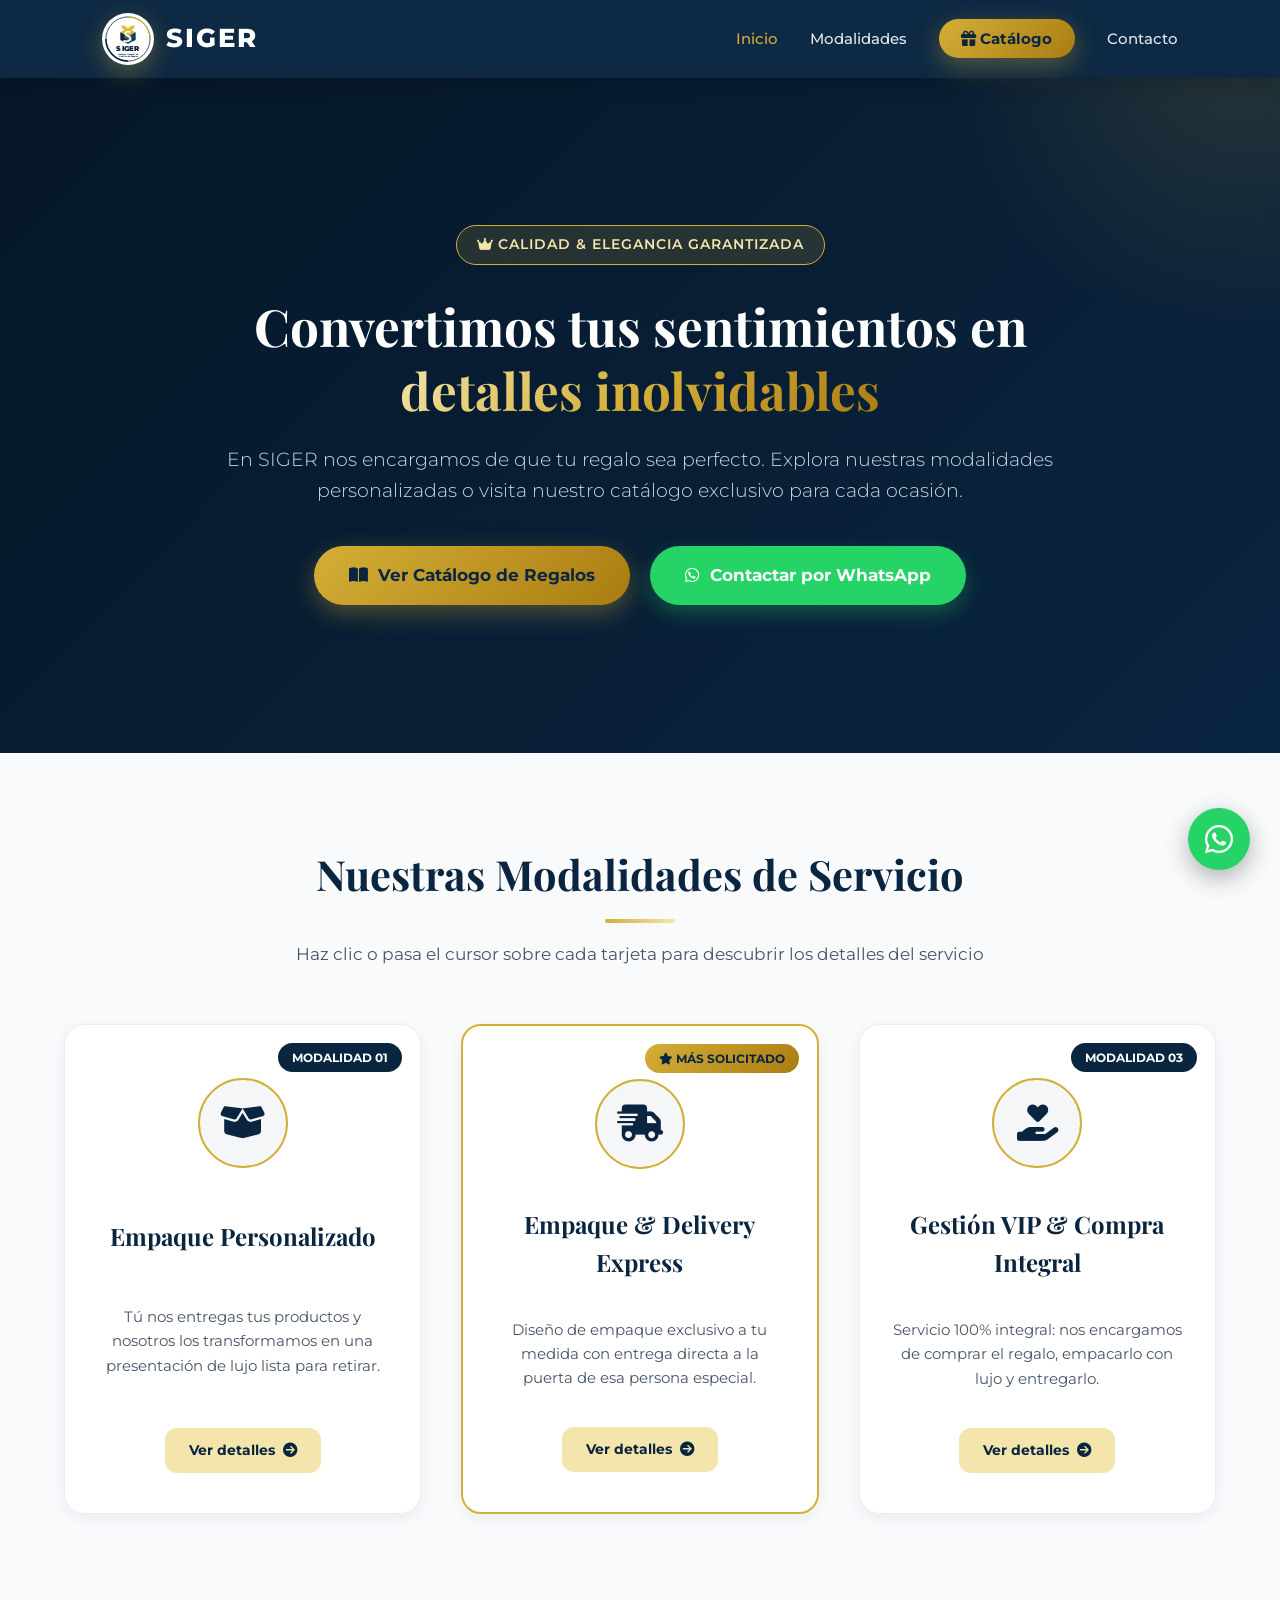
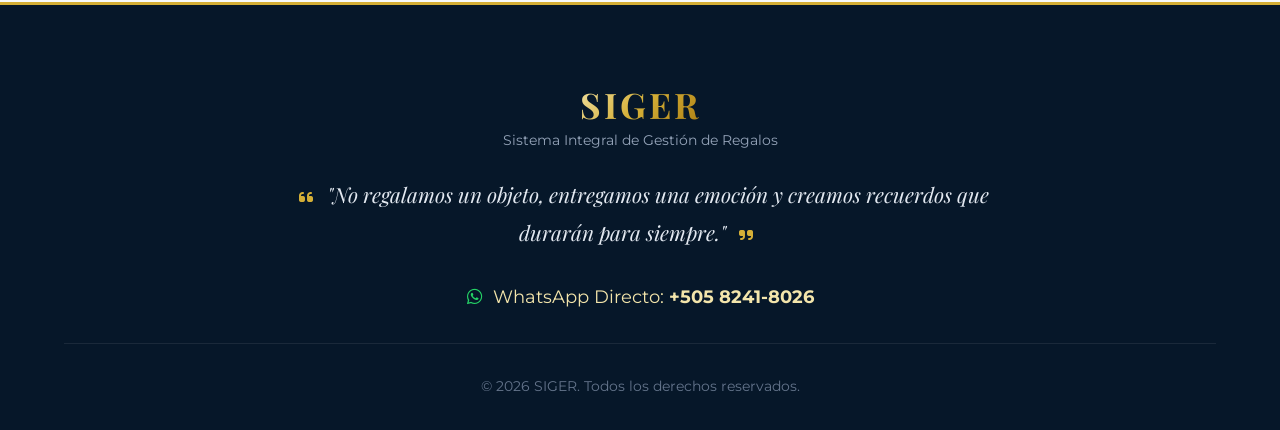
<file: index.html>
<!DOCTYPE html>
<html lang="es">
<head>
  <meta charset="UTF-8">
  <meta name="viewport" content="width=device-width, initial-scale=1.0">
  <title>SIGER | Sistema Integral de Gestión de Regalos</title>
  <link rel="stylesheet" href="style.css">
  <!-- Fuentes Google Fonts -->
  <link rel="preconnect" href="https://fonts.googleapis.com">
  <link rel="preconnect" href="https://fonts.gstatic.com" crossorigin>
  <link href="https://fonts.googleapis.com/css2?family=Montserrat:wght@400;500;600;700;800&family=Playfair+Display:ital,wght@0,600;0,700;1,400&display=swap" rel="stylesheet">
  <!-- Iconos FontAwesome -->
  <link rel="stylesheet" href="https://cdnjs.cloudflare.com/ajax/libs/font-awesome/6.4.0/css/all.min.css">
</head>
<body>

  <!-- Encabezado / Navegación -->
  <header class="navbar">
    <a href="index.html" class="logo-link">
      <div class="logo">
        <div class="logo-img-wrapper">
          <svg class="brand-logo-svg" viewBox="0 0 500 500" xmlns="http://www.w3.org/2000/svg">
            <circle cx="250" cy="250" r="230" fill="#ffffff" stroke="#0A2540" stroke-width="8"/>
            <path d="M 250,20 A 230,230 0 0 1 480,250" fill="none" stroke="#D4AF37" stroke-width="12"/>
            <path d="M 250,480 A 230,230 0 0 1 20,250" fill="none" stroke="#0A2540" stroke-width="16"/>
            <!-- Caja de Regalo -->
            <path d="M 250 140 L 330 180 L 250 220 L 170 180 Z" fill="#D4AF37"/>
            <path d="M 170 180 L 250 220 L 250 300 L 170 260 Z" fill="#0A2540"/>
            <path d="M 250 220 L 330 180 L 330 260 L 250 300 Z" fill="#0D3B66"/>
            <path d="M 210 160 L 290 200 L 290 280 L 210 240 Z" fill="#F4D06F" opacity="0.3"/>
            <!-- Lazos -->
            <path d="M 250 140 C 210 90, 150 110, 200 150 C 230 170, 250 140, 250 140 Z" fill="#E6C229"/>
            <path d="M 250 140 C 290 90, 350 110, 300 150 C 270 170, 250 140, 250 140 Z" fill="#E6C229"/>
            <!-- S Stylized -->
            <path d="M 270 175 C 220 165, 200 200, 250 220 C 300 240, 270 285, 210 270" fill="none" stroke="#ffffff" stroke-width="18" stroke-linecap="round"/>
            <!-- Texto SIGER -->
            <text x="250" y="380" font-family="'Montserrat', sans-serif" font-weight="900" font-size="78" fill="#0A2540" text-anchor="middle" letter-spacing="3">SIGER</text>
            <text x="250" y="415" font-family="'Montserrat', sans-serif" font-weight="700" font-size="22" fill="#0A2540" text-anchor="middle">Sistema Integral de</text>
            <text x="250" y="442" font-family="'Montserrat', sans-serif" font-weight="700" font-size="22" fill="#0A2540" text-anchor="middle">Gestión de Regalos</text>
          </svg>
        </div>
        <span class="brand-title">SIGER</span>
      </div>
    </a>
    <nav>
      <ul class="nav-links">
        <li><a href="#inicio" class="active">Inicio</a></li>
        <li><a href="#modalidades">Modalidades</a></li>
        <li><a href="catalogo.html" class="nav-catalog-btn"><i class="fa-solid fa-gift"></i> Catálogo</a></li>
        <li><a href="#contacto">Contacto</a></li>
      </ul>
    </nav>
  </header>

  <!-- Sección Hero -->
  <section id="inicio" class="hero">
    <div class="hero-overlay"></div>
    <div class="hero-content">
      <span class="badge"><i class="fa-solid fa-crown"></i> Calidad & Elegancia Garantizada</span>
      <h1>Convertimos tus sentimientos en <span class="gold-gradient-text">detalles inolvidables</span></h1>
      <p>En SIGER nos encargamos de que tu regalo sea perfecto. Explora nuestras modalidades personalizadas o visita nuestro catálogo exclusivo para cada ocasión.</p>
      
      <div class="hero-buttons">
        <a href="catalogo.html" class="btn-catalog">
          <i class="fa-solid fa-book-open"></i> Ver Catálogo de Regalos
        </a>
        <a href="https://wa.me/50582418026?text=Hola,%20me%20gustaría%20información%20sobre%20sus%20modalidades%20de%20regalos" class="btn-whatsapp" target="_blank">
          <i class="fa-brands fa-whatsapp"></i> Contactar por WhatsApp
        </a>
      </div>
    </div>
  </section>

  <!-- Sección de Modalidades de Servicio -->
  <section id="modalidades" class="section container">
    <div class="section-title">
      <h2>Nuestras Modalidades de Servicio</h2>
      <div class="title-gold-line"></div>
      <p>Haz clic o pasa el cursor sobre cada tarjeta para descubrir los detalles del servicio</p>
    </div>

    <div class="cards-grid">

      <!-- TARJETA MODALIDAD 1 -->
      <div class="flip-card" tabindex="0">
        <div class="flip-card-inner">
          <!-- Frente -->
          <div class="flip-card-front">
            <div class="product-badge">Modalidad 01</div>
            <div class="icon-wrapper">
              <i class="fa-solid fa-box-open"></i>
            </div>
            <h3>Empaque Personalizado</h3>
            <p class="short-desc">Tú nos entregas tus productos y nosotros los transformamos en una presentación de lujo lista para retirar.</p>
            <div class="btn-flip-trigger">
              Ver detalles <i class="fa-solid fa-circle-arrow-right"></i>
            </div>
          </div>
          <!-- Reverso -->
          <div class="flip-card-back bg-modalidad-1">
            <div class="back-overlay"></div>
            <div class="back-content">
              <h3>Empaque Personalizado</h3>
              <p class="full-desc">
                En esta modalidad, el cliente proporciona los productos que desea regalar y selecciona el tipo de caja y la temática de su preferencia. Nos encargamos de diseñar, preparar y decorar el empaque con el sello de elegancia SIGER. Una vez listo, el cliente retira su regalo listo para entregar.
              </p>
              <a href="https://wa.me/50582418026?text=Hola,%20me%20interesa%20la%20Modalidad%201:%20Empaque%20personalizado" target="_blank" class="btn-primary-small">
                <i class="fa-brands fa-whatsapp"></i> Pedir por WhatsApp
              </a>
            </div>
          </div>
        </div>
      </div>

      <!-- TARJETA MODALIDAD 2 -->
      <div class="flip-card" tabindex="0">
        <div class="flip-card-inner">
          <!-- Frente -->
          <div class="flip-card-front highlight">
            <div class="product-badge popular"><i class="fa-solid fa-star"></i> Más Solicitado</div>
            <div class="icon-wrapper">
              <i class="fa-solid fa-truck-fast"></i>
            </div>
            <h3>Empaque & Delivery Express</h3>
            <p class="short-desc">Diseño de empaque exclusivo a tu medida con entrega directa a la puerta de esa persona especial.</p>
            <div class="btn-flip-trigger">
              Ver detalles <i class="fa-solid fa-circle-arrow-right"></i>
            </div>
          </div>
          <!-- Reverso -->
          <div class="flip-card-back bg-modalidad-2">
            <div class="back-overlay"></div>
            <div class="back-content">
              <h3>Empaque & Delivery</h3>
              <p class="full-desc">
                Incluye el servicio de empaque personalizado y la entrega especial. El cliente proporciona los productos, escoge temática y estilo, y nos brinda los datos del destinatario. Preparamos la sorpresa y la llevamos directamente con la mejor presentación.
              </p>
              <a href="https://wa.me/50582418026?text=Hola,%20me%20interesa%20la%20Modalidad%202:%20Empaque%20personalizado%20y%20delivery" target="_blank" class="btn-primary-small">
                <i class="fa-brands fa-whatsapp"></i> Pedir por WhatsApp
              </a>
            </div>
          </div>
        </div>
      </div>

      <!-- TARJETA MODALIDAD 3 -->
      <div class="flip-card" tabindex="0">
        <div class="flip-card-inner">
          <!-- Frente -->
          <div class="flip-card-front">
            <div class="product-badge">Modalidad 03</div>
            <div class="icon-wrapper">
              <i class="fa-solid fa-hand-holding-heart"></i>
            </div>
            <h3>Gestión VIP & Compra Integral</h3>
            <p class="short-desc">Servicio 100% integral: nos encargamos de comprar el regalo, empacarlo con lujo y entregarlo.</p>
            <div class="btn-flip-trigger">
              Ver detalles <i class="fa-solid fa-circle-arrow-right"></i>
            </div>
          </div>
          <!-- Reverso -->
          <div class="flip-card-back bg-modalidad-3">
            <div class="back-overlay"></div>
            <div class="back-content">
              <h3>Servicio Integral SIGER</h3>
              <p class="full-desc">
                Solución completa 'llave en mano'. Eliges la idea o presupuesto, temática y gustos de quien recibe. Nos encargamos de comprar los obsequios, diseñar el empaque de lujo y realizar la entrega puntual. ¡Tú solo disfrutas del agradecimiento!
              </p>
              <a href="https://wa.me/50582418026?text=Hola,%20me%20interesa%20la%20Modalidad%203:%20Gestión%20de%20compra,%20empaque%20y%20delivery" target="_blank" class="btn-primary-small">
                <i class="fa-brands fa-whatsapp"></i> Pedir por WhatsApp
              </a>
            </div>
          </div>
        </div>
      </div>

    </div>
  </section>

  <!-- Botón Flotante de WhatsApp -->
  <a href="https://wa.me/50582418026?text=Hola,%20quisiera%20consultar%20sobre%20sus%20servicios%20de%20regalos%20personalizados" class="whatsapp-float" target="_blank" aria-label="Contacto WhatsApp">
    <i class="fa-brands fa-whatsapp"></i>
    <span class="tooltip">¡Chatea con nosotros!</span>
  </a>

  <!-- Pie de página -->
  <footer class="footer" id="contacto">
    <div class="container footer-content">
      <div class="footer-logo">
        <span class="gold-gradient-text font-serif">SIGER</span>
        <p class="sub-logo-text">Sistema Integral de Gestión de Regalos</p>
      </div>
      <blockquote class="client-quote">
        <i class="fa-solid fa-quote-left"></i>
        "No regalamos un objeto, entregamos una emoción y creamos recuerdos que durarán para siempre."
        <i class="fa-solid fa-quote-right"></i>
      </blockquote>
      <div class="contact-info-footer">
        <p><i class="fa-brands fa-whatsapp"></i> WhatsApp Directo: <strong>+505 8241-8026</strong></p>
      </div>
      <div class="footer-bottom">
        <p>&copy; 2026 SIGER. Todos los derechos reservados.</p>
      </div>
    </div>
  </footer>

</body>
</html>
</file>
<file: style.css>
/* ==========================================
   PALETA SIGER: AZUL MARINO Y DORADO DE LUJO
   ========================================== */
:root {
  --primary-navy: #0A2540;
  --primary-dark: #061729;
  --accent-gold: #D4AF37;
  --accent-gold-light: #F3E5AB;
  --accent-gold-hover: #b59127;
  --bg-light: #F8FAFC;
  --surface-white: #FFFFFF;
  --text-dark: #0F172A;
  --text-muted: #475569;
  --whatsapp-color: #25D366;
  --whatsapp-hover: #1DA851;
  --shadow-sm: 0 4px 15px rgba(10, 37, 64, 0.06);
  --shadow-lg: 0 16px 35px rgba(10, 37, 64, 0.18);
  --shadow-gold: 0 8px 25px rgba(212, 175, 55, 0.35);
  --radius-sm: 12px;
  --radius-lg: 20px;
  --transition: all 0.35s cubic-bezier(0.25, 0.8, 0.25, 1);
}

* {
  margin: 0;
  padding: 0;
  box-sizing: border-box;
  scroll-behavior: smooth;
}

body {
  font-family: 'Montserrat', sans-serif;
  background-color: var(--bg-light);
  color: var(--text-dark);
  line-height: 1.6;
}

h1, h2, h3, .font-serif {
  font-family: 'Playfair Display', serif;
}

.container {
  width: 90%;
  max-width: 1200px;
  margin: 0 auto;
}

/* ==========================================
   TEXTO Y DETALLES EN DORADO
   ========================================== */
.gold-gradient-text {
  background: linear-gradient(135deg, #F3E5AB 0%, #D4AF37 50%, #AA7C11 100%);
  -webkit-background-clip: text;
  -webkit-text-fill-color: transparent;
  background-clip: text;
  color: transparent;
  display: inline-block;
  font-weight: 700;
}

.title-gold-line {
  width: 70px;
  height: 4px;
  background: linear-gradient(90deg, var(--accent-gold), var(--accent-gold-light));
  margin: 12px auto 18px auto;
  border-radius: 10px;
}

/* ==========================================
   NAVEGACIÓN & LOGOTIPO SVG
   ========================================== */
.navbar {
  display: flex;
  justify-content: space-between;
  align-items: center;
  padding: 0.8rem 8%;
  background: rgba(10, 37, 64, 0.98);
  backdrop-filter: blur(12px);
  position: sticky;
  top: 0;
  z-index: 1000;
  box-shadow: 0 4px 20px rgba(0, 0, 0, 0.2);
}

.logo-link {
  text-decoration: none;
}

.logo {
  display: flex;
  align-items: center;
  gap: 12px;
}

.logo-img-wrapper {
  width: 52px;
  height: 52px;
  background: #ffffff;
  border-radius: 50%;
  padding: 2px;
  box-shadow: var(--shadow-gold);
  display: flex;
  align-items: center;
  justify-content: center;
}

.brand-logo-svg {
  width: 100%;
  height: 100%;
  border-radius: 50%;
}

.brand-title {
  font-family: 'Montserrat', sans-serif;
  font-size: 1.6rem;
  font-weight: 800;
  letter-spacing: 2px;
  color: var(--surface-white);
}

.nav-links {
  display: flex;
  align-items: center;
  list-style: none;
  gap: 2rem;
}

.nav-links a {
  text-decoration: none;
  color: #E2E8F0;
  font-weight: 500;
  font-size: 0.95rem;
  transition: var(--transition);
}

.nav-links a:hover,
.nav-links a.active {
  color: var(--accent-gold);
}

.nav-catalog-btn {
  background: linear-gradient(135deg, #D4AF37 0%, #AA7C11 100%);
  color: #0A2540 !important;
  font-weight: 700 !important;
  padding: 0.6rem 1.4rem;
  border-radius: 50px;
  box-shadow: var(--shadow-gold);
}

.nav-catalog-btn:hover {
  transform: translateY(-2px);
  box-shadow: 0 10px 25px rgba(212, 175, 55, 0.5);
}

/* ==========================================
   HERO SECTION
   ========================================== */
.hero {
  position: relative;
  min-height: 75vh;
  display: flex;
  align-items: center;
  justify-content: center;
  text-align: center;
  background: linear-gradient(135deg, var(--primary-dark) 0%, var(--primary-navy) 100%);
  color: white;
  padding: 5rem 1rem;
  overflow: hidden;
}

.hero::before {
  content: '';
  position: absolute;
  top: -50%;
  right: -20%;
  width: 600px;
  height: 600px;
  background: radial-gradient(circle, rgba(212, 175, 55, 0.15) 0%, rgba(0,0,0,0) 70%);
  border-radius: 50%;
}

.hero-content {
  position: relative;
  z-index: 2;
  max-width: 850px;
}

.badge {
  display: inline-block;
  background: rgba(212, 175, 55, 0.15);
  border: 1px solid var(--accent-gold);
  color: var(--accent-gold-light);
  padding: 8px 20px;
  border-radius: 50px;
  font-size: 0.85rem;
  font-weight: 600;
  letter-spacing: 1px;
  text-transform: uppercase;
  margin-bottom: 1.8rem;
}

.hero h1 {
  font-size: 3.2rem;
  color: var(--surface-white);
  margin-bottom: 1.4rem;
  line-height: 1.25;
}

.hero p {
  font-size: 1.2rem;
  color: #CBD5E1;
  margin-bottom: 2.5rem;
  font-weight: 300;
}

.hero-buttons {
  display: flex;
  gap: 1.2rem;
  justify-content: center;
  flex-wrap: wrap;
}

.btn-catalog {
  display: inline-flex;
  align-items: center;
  gap: 10px;
  background: linear-gradient(135deg, #D4AF37 0%, #AA7C11 100%);
  color: var(--primary-navy);
  padding: 1rem 2.2rem;
  border-radius: 50px;
  text-decoration: none;
  font-weight: 700;
  font-size: 1.05rem;
  box-shadow: var(--shadow-gold);
  transition: var(--transition);
}

.btn-catalog:hover {
  transform: translateY(-3px);
  box-shadow: 0 12px 30px rgba(212, 175, 55, 0.5);
}

.btn-whatsapp {
  display: inline-flex;
  align-items: center;
  gap: 10px;
  background-color: var(--whatsapp-color);
  color: white;
  padding: 1rem 2.2rem;
  border-radius: 50px;
  text-decoration: none;
  font-weight: 700;
  font-size: 1.05rem;
  box-shadow: 0 8px 20px rgba(37, 211, 102, 0.3);
  transition: var(--transition);
}

.btn-whatsapp:hover {
  background-color: var(--whatsapp-hover);
  transform: translateY(-3px);
}

/* ==========================================
   MODALIDADES: TARJETAS FLIP 3D LLAMATIVAS
   ========================================== */
.section {
  padding: 5.5rem 0;
}

.section-title {
  text-align: center;
  margin-bottom: 3.5rem;
}

.section-title h2 {
  font-size: 2.6rem;
  color: var(--primary-navy);
}

.section-title p {
  color: var(--text-muted);
  font-size: 1.05rem;
}

.cards-grid {
  display: grid;
  grid-template-columns: repeat(auto-fit, minmax(320px, 1fr));
  gap: 2.5rem;
}

.flip-card {
  background-color: transparent;
  height: 490px;
  perspective: 1000px;
  outline: none;
}

.flip-card-inner {
  position: relative;
  width: 100%;
  height: 100%;
  text-align: center;
  transition: transform 0.8s cubic-bezier(0.175, 0.885, 0.32, 1.275);
  transform-style: preserve-3d;
  border-radius: var(--radius-lg);
  box-shadow: var(--shadow-sm);
}

.flip-card:hover .flip-card-inner,
.flip-card:focus .flip-card-inner {
  transform: rotateY(180deg);
  box-shadow: var(--shadow-lg);
}

.flip-card-front,
.flip-card-back {
  position: absolute;
  width: 100%;
  height: 100%;
  -webkit-backface-visibility: hidden;
  backface-visibility: hidden;
  border-radius: var(--radius-lg);
  overflow: hidden;
  padding: 2.5rem 2rem;
  display: flex;
  flex-direction: column;
  align-items: center;
  justify-content: space-between;
}

.flip-card-front {
  background-color: var(--surface-white);
  border: 1px solid rgba(10, 37, 64, 0.08);
}

.flip-card-front.highlight {
  border: 2px solid var(--accent-gold);
}

.product-badge {
  position: absolute;
  top: 18px;
  right: 18px;
  background: var(--primary-navy);
  color: white;
  padding: 5px 14px;
  font-size: 0.75rem;
  font-weight: 700;
  border-radius: 20px;
  text-transform: uppercase;
}

.product-badge.popular {
  background: linear-gradient(135deg, #D4AF37 0%, #AA7C11 100%);
  color: var(--primary-navy);
}

.icon-wrapper {
  width: 90px;
  height: 90px;
  background: rgba(10, 37, 64, 0.04);
  border: 2px solid var(--accent-gold);
  border-radius: 50%;
  display: flex;
  align-items: center;
  justify-content: center;
  margin-top: 0.8rem;
  color: var(--primary-navy);
  font-size: 2.3rem;
}

.flip-card-front h3 {
  font-size: 1.5rem;
  color: var(--primary-navy);
}

.short-desc {
  color: var(--text-muted);
  font-size: 0.95rem;
}

.btn-flip-trigger {
  display: inline-flex;
  align-items: center;
  gap: 8px;
  color: var(--primary-navy);
  background: var(--accent-gold-light);
  padding: 0.7rem 1.5rem;
  border-radius: var(--radius-sm);
  font-weight: 700;
  font-size: 0.9rem;
  transition: var(--transition);
}

.flip-card:hover .btn-flip-trigger {
  background-color: var(--accent-gold);
  color: var(--primary-navy);
}

.flip-card-back {
  transform: rotateY(180deg);
  background-size: cover;
  background-position: center;
  color: white;
  text-align: left;
  position: relative;
}

.bg-modalidad-1 {
  background-image: url('https://images.unsplash.com/photo-1549465220-1a8b9238cd48?q=80&w=800&auto=format&fit=crop');
}

.bg-modalidad-2 {
  background-image: url('https://images.unsplash.com/photo-151388504200d-88e781628816?q=80&w=800&auto=format&fit=crop');
}

.bg-modalidad-3 {
  background-image: url('https://images.unsplash.com/photo-1513201099705-a9746e1e201f?q=80&w=800&auto=format&fit=crop');
}

.back-overlay {
  position: absolute;
  top: 0;
  left: 0;
  width: 100%;
  height: 100%;
  background: linear-gradient(to bottom, rgba(6, 23, 41, 0.92), rgba(10, 37, 64, 0.97));
  z-index: 1;
}

.back-content {
  position: relative;
  z-index: 2;
  height: 100%;
  display: flex;
  flex-direction: column;
  justify-content: space-between;
}

.back-content h3 {
  font-size: 1.4rem;
  color: var(--accent-gold);
  border-bottom: 2px solid var(--accent-gold);
  padding-bottom: 8px;
}

.full-desc {
  font-size: 0.92rem;
  line-height: 1.6;
  color: #E2E8F0;
  text-align: justify;
}

.btn-primary-small {
  display: inline-flex;
  align-items: center;
  justify-content: center;
  gap: 8px;
  background-color: var(--whatsapp-color);
  color: white;
  padding: 0.8rem 1.2rem;
  border-radius: var(--radius-sm);
  text-decoration: none;
  font-weight: 700;
  font-size: 0.95rem;
  transition: var(--transition);
}

.btn-primary-small:hover {
  background-color: var(--whatsapp-hover);
}

/* ==========================================
   ESTILOS ESPECÍFICOS DEL CATÁLOGO
   ========================================== */
.catalog-hero {
  background: linear-gradient(135deg, var(--primary-dark) 0%, var(--primary-navy) 100%);
  color: white;
  text-align: center;
  padding: 4.5rem 1rem;
}

.catalog-hero h1 {
  font-size: 2.8rem;
  margin-bottom: 1rem;
  color: #fff;
}

.catalog-hero p {
  color: #94A3B8;
  font-size: 1.1rem;
  max-width: 700px;
  margin: 0 auto;
}

.catalog-container {
  padding: 4rem 0;
}

.catalog-section {
  margin-bottom: 4rem;
}

.category-header {
  display: flex;
  align-items: center;
  gap: 14px;
  margin-bottom: 2rem;
  border-bottom: 2px solid rgba(10, 37, 64, 0.1);
  padding-bottom: 12px;
}

.category-header i {
  font-size: 1.8rem;
  color: var(--accent-gold);
}

.category-header h2 {
  font-size: 2rem;
  color: var(--primary-navy);
}

.catalog-grid {
  display: grid;
  grid-template-columns: repeat(auto-fill, minmax(280px, 1fr));
  gap: 2rem;
}

.catalog-card {
  background: var(--surface-white);
  border-radius: var(--radius-lg);
  overflow: hidden;
  box-shadow: var(--shadow-sm);
  transition: var(--transition);
  display: flex;
  flex-direction: column;
  border: 1px solid rgba(10, 37, 64, 0.06);
}

.catalog-card:hover {
  transform: translateY(-8px);
  box-shadow: var(--shadow-lg);
}

.card-img-wrapper {
  position: relative;
  height: 230px;
  overflow: hidden;
}

.card-img-wrapper img {
  width: 100%;
  height: 100%;
  object-fit: cover;
  transition: transform 0.5s ease;
}

.catalog-card:hover .card-img-wrapper img {
  transform: scale(1.08);
}

.category-badge {
  position: absolute;
  top: 15px;
  left: 15px;
  background: rgba(10, 37, 64, 0.85);
  backdrop-filter: blur(5px);
  color: var(--accent-gold-light);
  padding: 4px 12px;
  font-size: 0.75rem;
  border-radius: 20px;
  font-weight: 600;
}

.card-body {
  padding: 1.6rem;
  display: flex;
  flex-direction: column;
  flex-grow: 1;
}

.card-body h3 {
  font-size: 1.25rem;
  margin-bottom: 0.8rem;
  color: var(--primary-navy);
}

.card-body p {
  color: var(--text-muted);
  font-size: 0.92rem;
  margin-bottom: 1.5rem;
  line-height: 1.5;
}

.btn-card-order {
  margin-top: auto;
  display: inline-flex;
  align-items: center;
  justify-content: center;
  gap: 8px;
  background-color: var(--whatsapp-color);
  color: white;
  text-decoration: none;
  padding: 0.8rem 1rem;
  border-radius: var(--radius-sm);
  font-weight: 700;
  font-size: 0.9rem;
  transition: var(--transition);
}

.btn-card-order:hover {
  background-color: var(--whatsapp-hover);
}

/* ==========================================
   BOTÓN FLOTANTE WHATSAPP
   ========================================== */
.whatsapp-float {
  position: fixed;
  width: 62px;
  height: 62px;
  bottom: 30px;
  right: 30px;
  background-color: var(--whatsapp-color);
  color: white;
  border-radius: 50px;
  text-align: center;
  font-size: 32px;
  box-shadow: 0 8px 25px rgba(0, 0, 0, 0.3);
  z-index: 1000;
  display: flex;
  align-items: center;
  justify-content: center;
  text-decoration: none;
  transition: var(--transition);
}

.whatsapp-float:hover {
  background-color: var(--whatsapp-hover);
  transform: scale(1.1);
}

.whatsapp-float .tooltip {
  visibility: hidden;
  width: 140px;
  background-color: var(--primary-navy);
  color: var(--accent-gold-light);
  text-align: center;
  border-radius: 6px;
  padding: 6px 0;
  position: absolute;
  z-index: 1;
  right: 75px;
  font-size: 0.8rem;
  opacity: 0;
  transition: opacity 0.3s;
  pointer-events: none;
  border: 1px solid var(--accent-gold);
}

.whatsapp-float:hover .tooltip {
  visibility: visible;
  opacity: 1;
}

/* ==========================================
   PIE DE PÁGINA (FOOTER)
   ========================================== */
.footer {
  background-color: var(--primary-dark);
  color: white;
  padding: 4.5rem 0 2rem 0;
  text-align: center;
  border-top: 3px solid var(--accent-gold);
}

.footer-logo {
  margin-bottom: 1.5rem;
}

.footer-logo span {
  font-size: 2.2rem;
  letter-spacing: 3px;
}

.sub-logo-text {
  color: #94A3B8;
  font-size: 0.9rem;
  margin-top: -4px;
}

.client-quote {
  font-family: 'Playfair Display', serif;
  font-size: 1.3rem;
  font-style: italic;
  max-width: 700px;
  margin: 0 auto 2rem auto;
  color: #E2E8F0;
  line-height: 1.8;
}

.client-quote i {
  color: var(--accent-gold);
  margin: 0 8px;
  font-size: 1rem;
}

.contact-info-footer {
  margin-bottom: 2rem;
  font-size: 1.1rem;
  color: var(--accent-gold-light);
}

.contact-info-footer i {
  color: var(--whatsapp-color);
  margin-right: 6px;
}

.footer-bottom {
  border-top: 1px solid rgba(255, 255, 255, 0.08);
  padding-top: 2rem;
  font-size: 0.85rem;
  color: #64748B;
}

/* ==========================================
   RESPONSIVO
   ========================================== */
@media (max-width: 768px) {
  .navbar {
    flex-direction: column;
    gap: 1rem;
    padding: 1rem;
  }

  .nav-links {
    gap: 1rem;
    flex-wrap: wrap;
    justify-content: center;
  }

  .hero h1, .catalog-hero h1 {
    font-size: 2.2rem;
  }

  .hero p, .catalog-hero p {
    font-size: 1rem;
  }

  .flip-card {
    height: 510px;
  }

  .whatsapp-float {
    bottom: 20px;
    right: 20px;
  }
}
</file>
